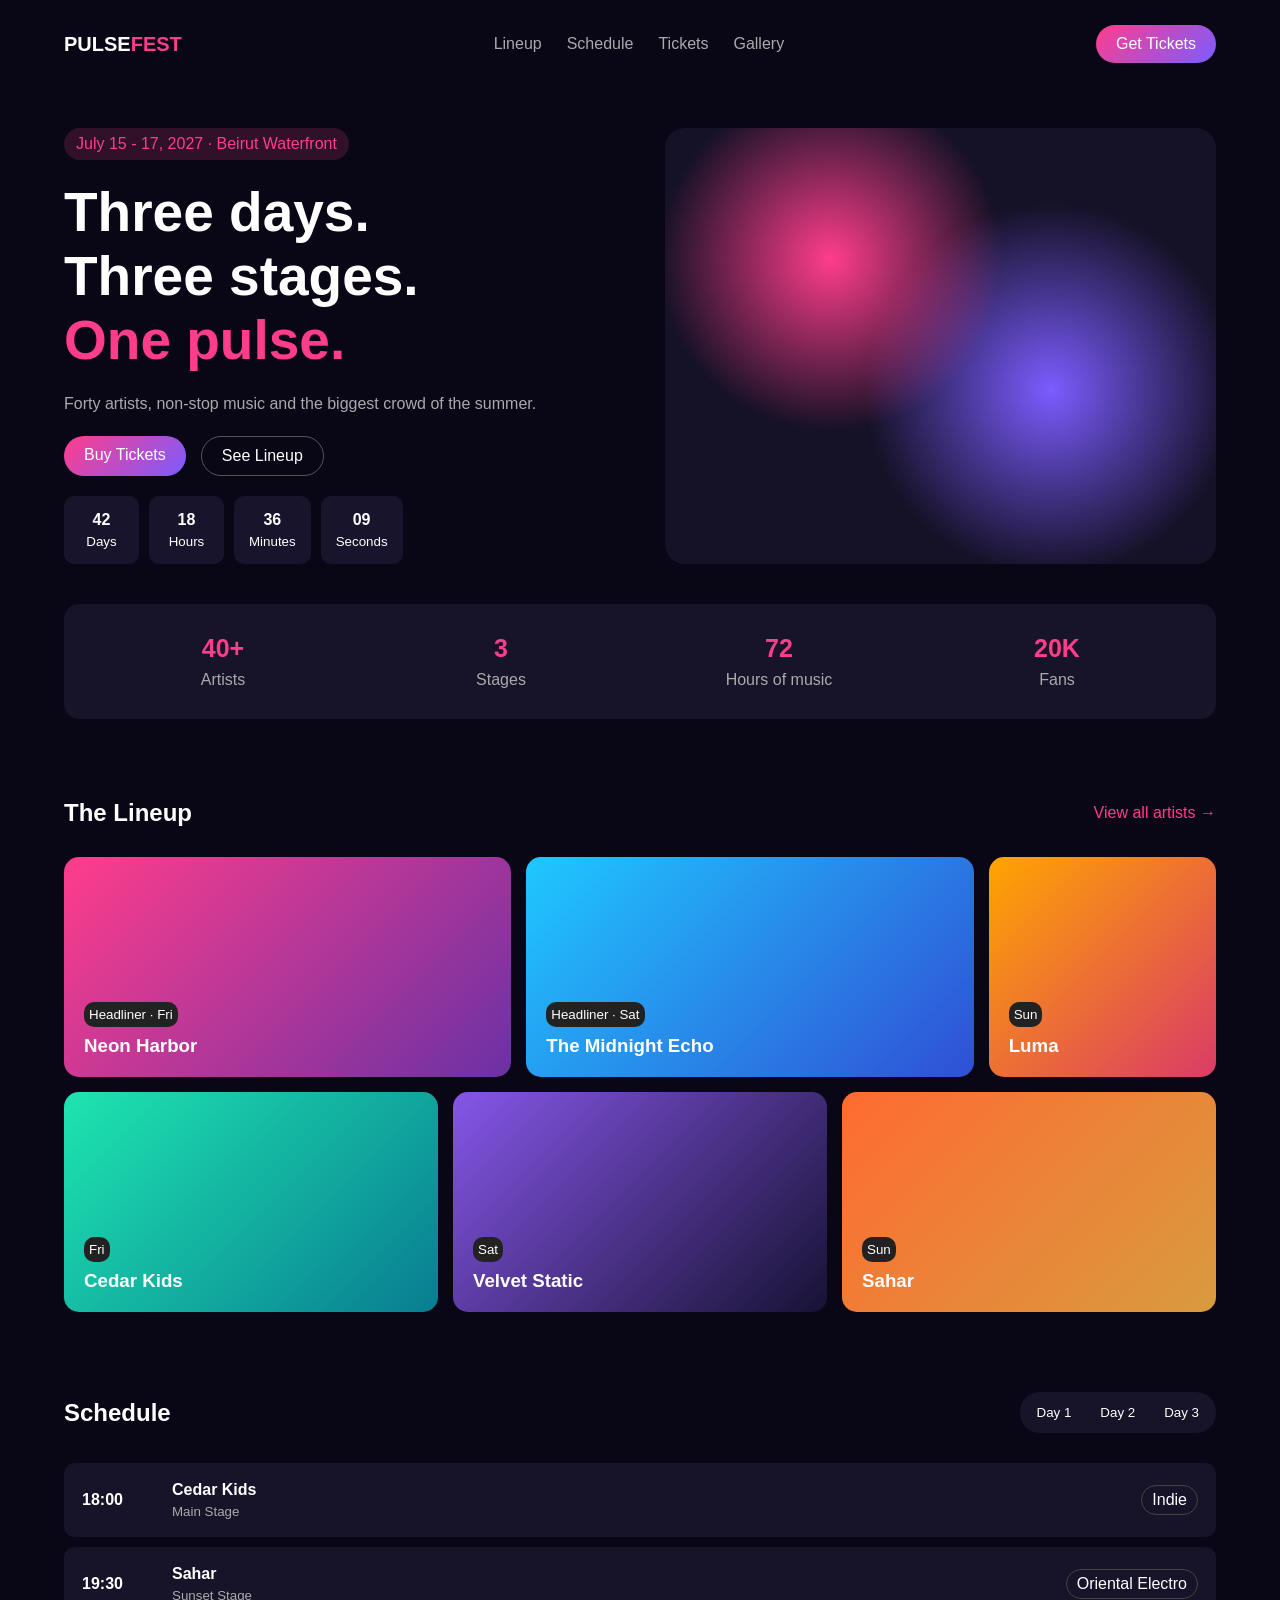
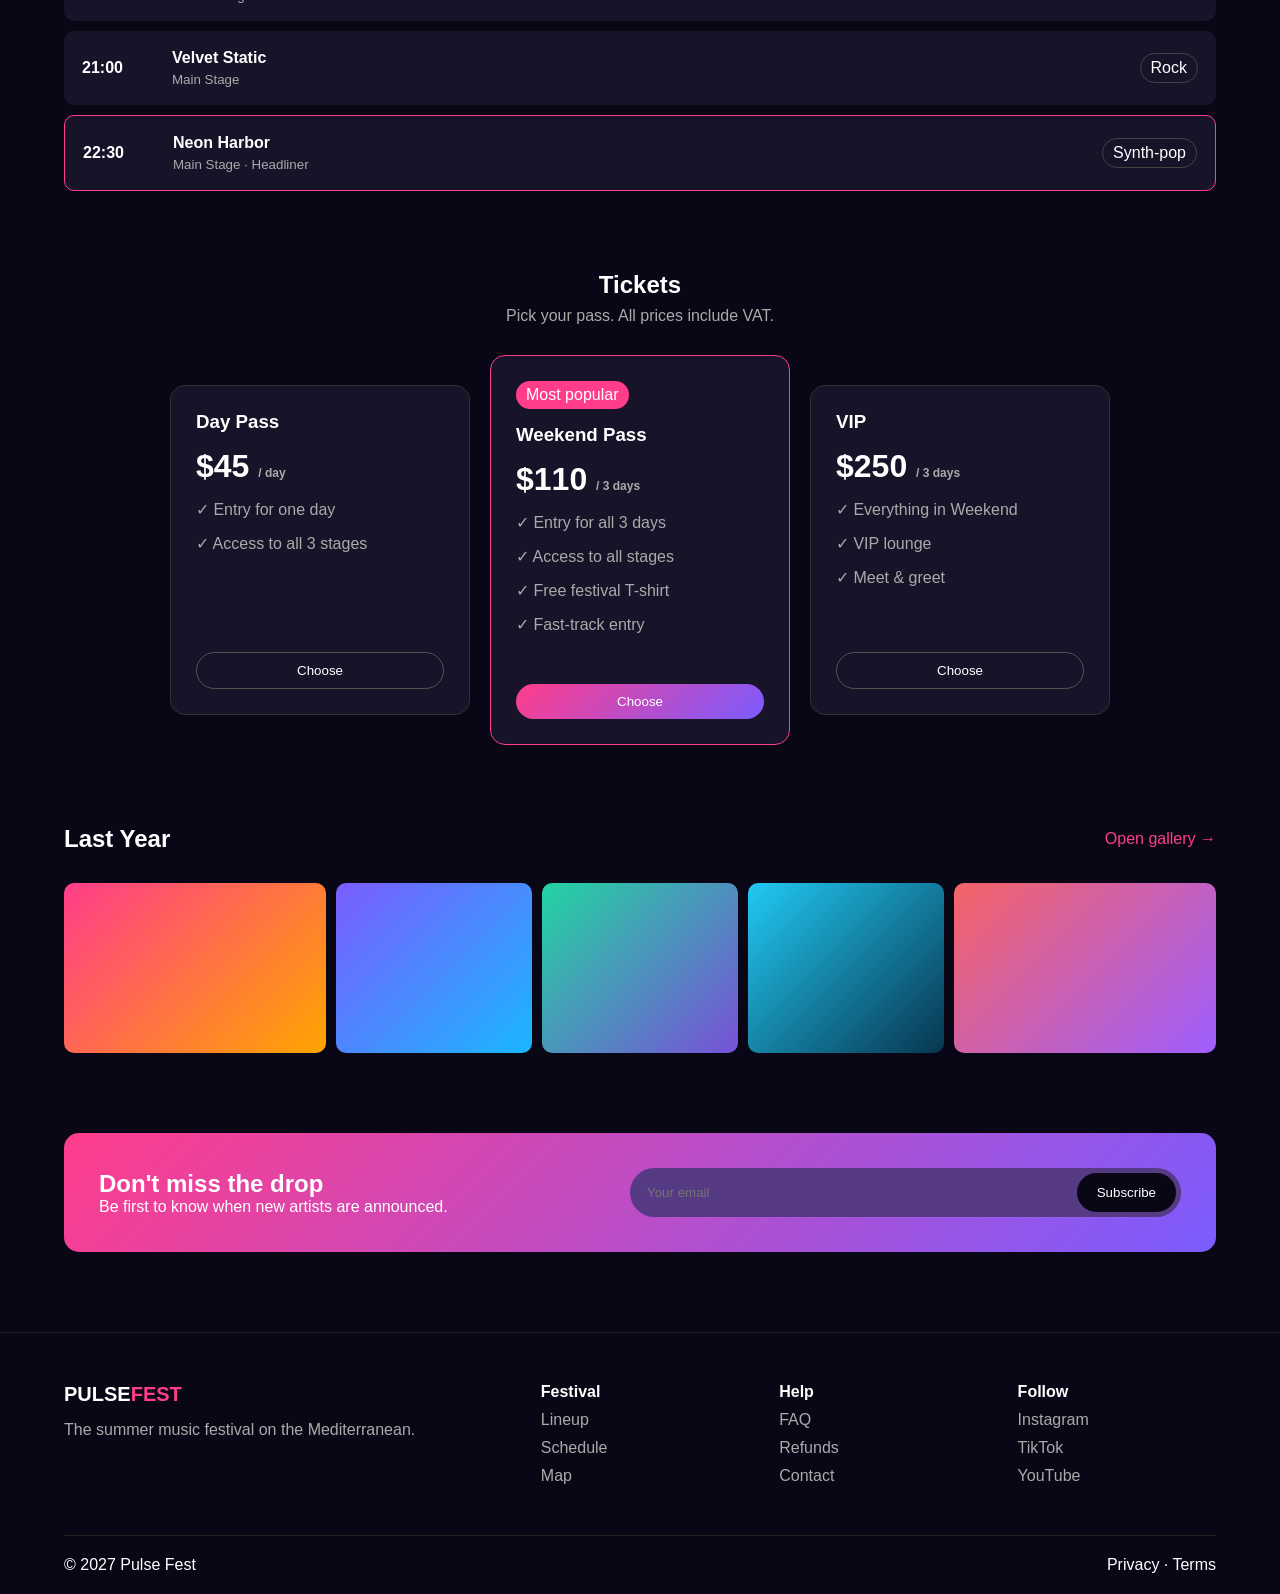
<file: index.html>
<!DOCTYPE html>
<html lang="en">

<head>
    <meta charset="UTF-8">
    <meta name="viewport" content="width=device-width, initial-scale=1.0">
    <title>Pulse Fest</title>
    <link rel="stylesheet" href="style.css">
</head>

<body>

    <!-- NAVBAR -->

    <header class="nav">

        <h2 class="logo">
            PULSE<span>FEST</span>
        </h2>

        <nav class="links">
            <a href="#lineup">Lineup</a>
            <a href="#schedule">Schedule</a>
            <a href="#tickets">Tickets</a>
            <a href="#gallery">Gallery</a>
        </nav>

        <a class="btn" href="#tickets">
            Get Tickets
        </a>

    </header>



    <main>

        <!-- HERO -->

        <section class="hero">

            <div class="heroText">

                <p class="date">
                    July 15 - 17, 2027 · Beirut Waterfront
                </p>

                <h1>
                    Three days.<br>
                    Three stages.<br>
                    <span>One pulse.</span>
                </h1>

                <p class="text">
                    Forty artists, non-stop music and the biggest
                    crowd of the summer.
                </p>


                <div class="buttons">

                    <a class="btn" href="#tickets">
                        Buy Tickets
                    </a>

                    <a class="btn2" href="#lineup">
                        See Lineup
                    </a>

                </div>


                <div class="count">

                    <div class="box">
                        <b>42</b>
                        <small>Days</small>
                    </div>

                    <div class="box">
                        <b>18</b>
                        <small>Hours</small>
                    </div>

                    <div class="box">
                        <b>36</b>
                        <small>Minutes</small>
                    </div>

                    <div class="box">
                        <b>09</b>
                        <small>Seconds</small>
                    </div>

                </div>

            </div>


            <div class="heroImg"></div>

        </section>



        <!-- STATS -->

        <section class="stats">

            <div class="stat">
                <b>40+</b>
                <span>Artists</span>
            </div>

            <div class="stat">
                <b>3</b>
                <span>Stages</span>
            </div>

            <div class="stat">
                <b>72</b>
                <span>Hours of music</span>
            </div>

            <div class="stat">
                <b>20K</b>
                <span>Fans</span>
            </div>

        </section>



        <!-- LINEUP -->

        <section class="section" id="lineup">

            <div class="title">

                <h2>The Lineup</h2>

                <a href="#">
                    View all artists →
                </a>

            </div>


            <div class="artists">

                <div class="artist big a1">
                    <small>Headliner · Fri</small>
                    <h3>Neon Harbor</h3>
                </div>

                <div class="artist big a2">
                    <small>Headliner · Sat</small>
                    <h3>The Midnight Echo</h3>
                </div>

                <div class="artist a3">
                    <small>Sun</small>
                    <h3>Luma</h3>
                </div>

                <div class="artist a4">
                    <small>Fri</small>
                    <h3>Cedar Kids</h3>
                </div>

                <div class="artist a5">
                    <small>Sat</small>
                    <h3>Velvet Static</h3>
                </div>

                <div class="artist a6">
                    <small>Sun</small>
                    <h3>Sahar</h3>
                </div>

            </div>

        </section>



        <!-- SCHEDULE -->

        <section class="section" id="schedule">

            <div class="title">

                <h2>Schedule</h2>

                <div class="days">
                    <button>Day 1</button>
                    <button>Day 2</button>
                    <button>Day 3</button>
                </div>

            </div>


            <div class="schedule">

                <div class="row">

                    <b class="time">18:00</b>

                    <div class="info">
                        <b>Cedar Kids</b>
                        <small>Main Stage</small>
                    </div>

                    <span class="type">Indie</span>

                </div>


                <div class="row">

                    <b class="time">19:30</b>

                    <div class="info">
                        <b>Sahar</b>
                        <small>Sunset Stage</small>
                    </div>

                    <span class="type">
                        Oriental Electro
                    </span>

                </div>


                <div class="row">

                    <b class="time">21:00</b>

                    <div class="info">
                        <b>Velvet Static</b>
                        <small>Main Stage</small>
                    </div>

                    <span class="type">Rock</span>

                </div>


                <div class="row special">

                    <b class="time">22:30</b>

                    <div class="info">
                        <b>Neon Harbor</b>
                        <small>Main Stage · Headliner</small>
                    </div>

                    <span class="type">
                        Synth-pop
                    </span>

                </div>

            </div>

        </section>



        <!-- TICKETS -->

        <section class="section" id="tickets">

            <div class="center">

                <h2>Tickets</h2>

                <p>
                    Pick your pass. All prices include VAT.
                </p>

            </div>


            <div class="tickets">


                <div class="ticket">

                    <h3>Day Pass</h3>

                    <h2>
                        $45
                        <small>/ day</small>
                    </h2>

                    <p>✓ Entry for one day</p>

                    <p>✓ Access to all 3 stages</p>

                    <button>Choose</button>

                </div>



                <div class="ticket best">

                    <span class="popular">
                        Most popular
                    </span>

                    <h3>Weekend Pass</h3>

                    <h2>
                        $110
                        <small>/ 3 days</small>
                    </h2>

                    <p>✓ Entry for all 3 days</p>

                    <p>✓ Access to all stages</p>

                    <p>✓ Free festival T-shirt</p>

                    <p>✓ Fast-track entry</p>

                    <button>Choose</button>

                </div>



                <div class="ticket">

                    <h3>VIP</h3>

                    <h2>
                        $250
                        <small>/ 3 days</small>
                    </h2>

                    <p>✓ Everything in Weekend</p>

                    <p>✓ VIP lounge</p>

                    <p>✓ Meet & greet</p>

                    <button>Choose</button>

                </div>

            </div>

        </section>



        <!-- GALLERY -->

        <section class="section" id="gallery">

            <div class="title">

                <h2>Last Year</h2>

                <a href="#">
                    Open gallery →
                </a>

            </div>


            <div class="gallery">

                <div class="pic wide p1"></div>

                <div class="pic p2"></div>

                <div class="pic p3"></div>

                <div class="pic p4"></div>

                <div class="pic wide p5"></div>

            </div>

        </section>



        <!-- NEWSLETTER -->

        <section class="news">

            <div>

                <h2>
                    Don't miss the drop
                </h2>

                <p>
                    Be first to know when new artists are announced.
                </p>

            </div>


            <form class="emailBox">

                <input
                    type="email"
                    placeholder="Your email"
                >

                <button>
                    Subscribe
                </button>

            </form>

        </section>


    </main>



    <!-- FOOTER -->

    <footer>

        <div class="footer">

            <div class="about">

                <h2 class="logo">
                    PULSE<span>FEST</span>
                </h2>

                <p>
                    The summer music festival
                    on the Mediterranean.
                </p>

            </div>


            <div class="footLinks">

                <h4>Festival</h4>

                <a href="#">Lineup</a>
                <a href="#">Schedule</a>
                <a href="#">Map</a>

            </div>


            <div class="footLinks">

                <h4>Help</h4>

                <a href="#">FAQ</a>
                <a href="#">Refunds</a>
                <a href="#">Contact</a>

            </div>


            <div class="footLinks">

                <h4>Follow</h4>

                <a href="#">Instagram</a>
                <a href="#">TikTok</a>
                <a href="#">YouTube</a>

            </div>

        </div>


        <div class="bottom">

            <p>&copy; 2027 Pulse Fest</p>

            <p>Privacy · Terms</p>

        </div>

    </footer>


</body>

</html>
</file>
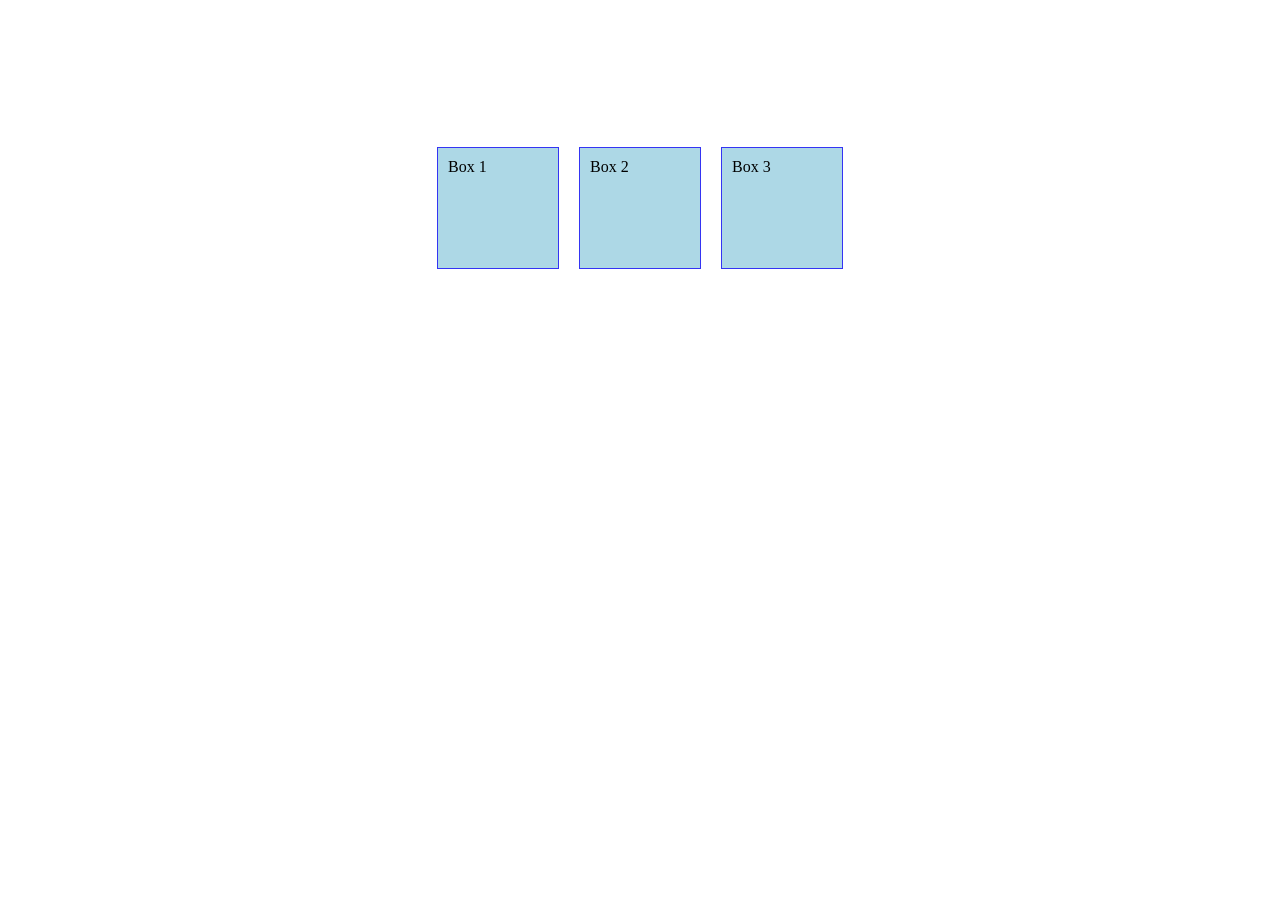
<file: CSS-Exercise1&2/index.html>
<!DOCTYPE html>
<html lang="en">
<head>
    <meta charset="UTF-8">
    <meta name="viewport" content="width=device-width, initial-scale=1.0">
    <title>CSS Exercise</title>
    <link rel="stylesheet" href="style.css">
</head>
<body>
    <div class="container">
        <div class="box">Box 1</div>
        <div class="box">Box 2</div>
        <div class="box">Box 3</div>
    </div>
</body>
</html>
</file>
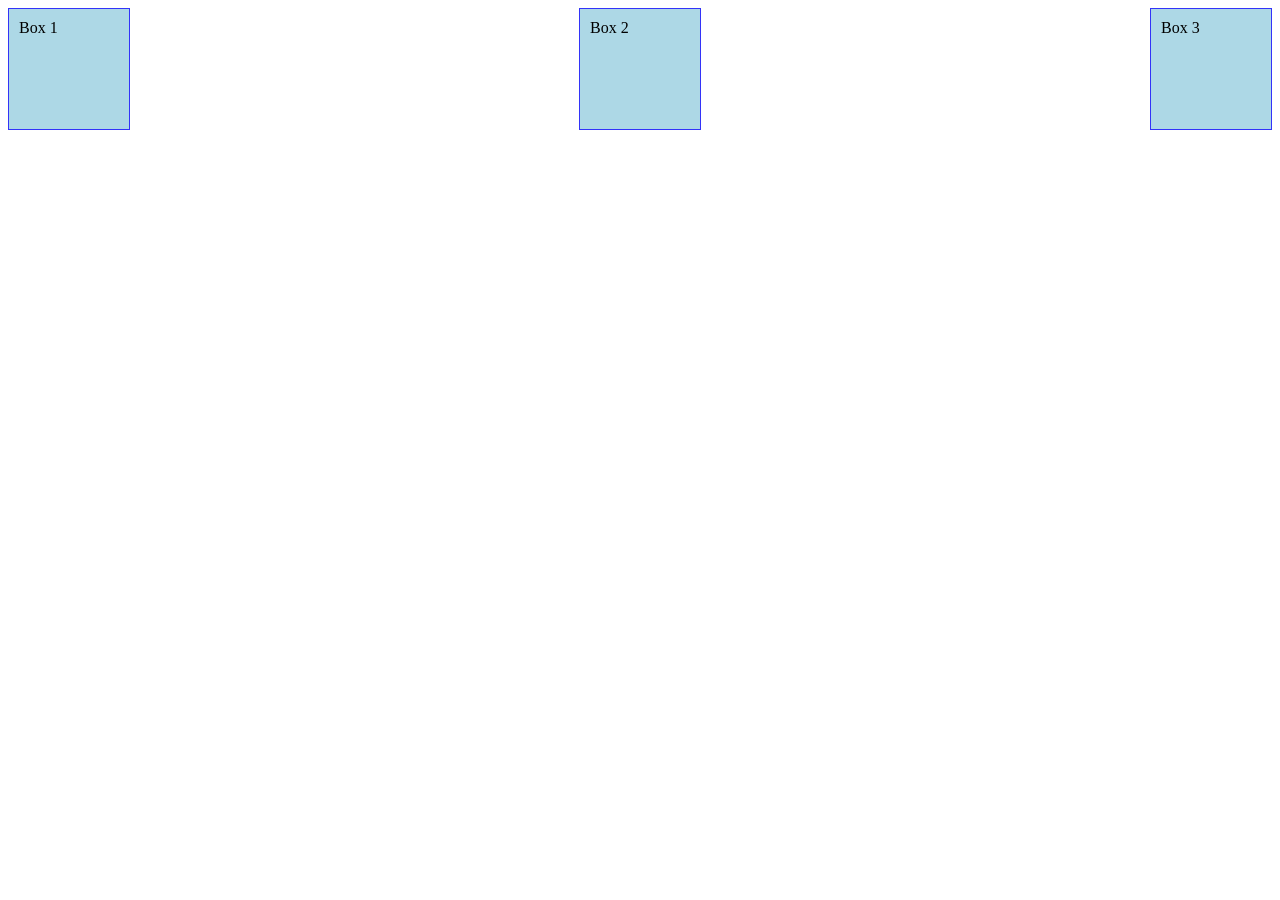
<file: CSS-Exercise3/index.html>
<!DOCTYPE html>
<html lang="en">
<head>
    <meta charset="UTF-8">
    <meta name="viewport" content="width=device-width, initial-scale=1.0">
    <title>CSS Exercise</title>
    <link rel="stylesheet" href="style.css">
</head>
<body>
    <div class="container">
        <div class="box">Box 1</div>
         <div class="box">Box 2</div>
          <div class="box">Box 3</div>
    </div>
</body>
</html>
</file>
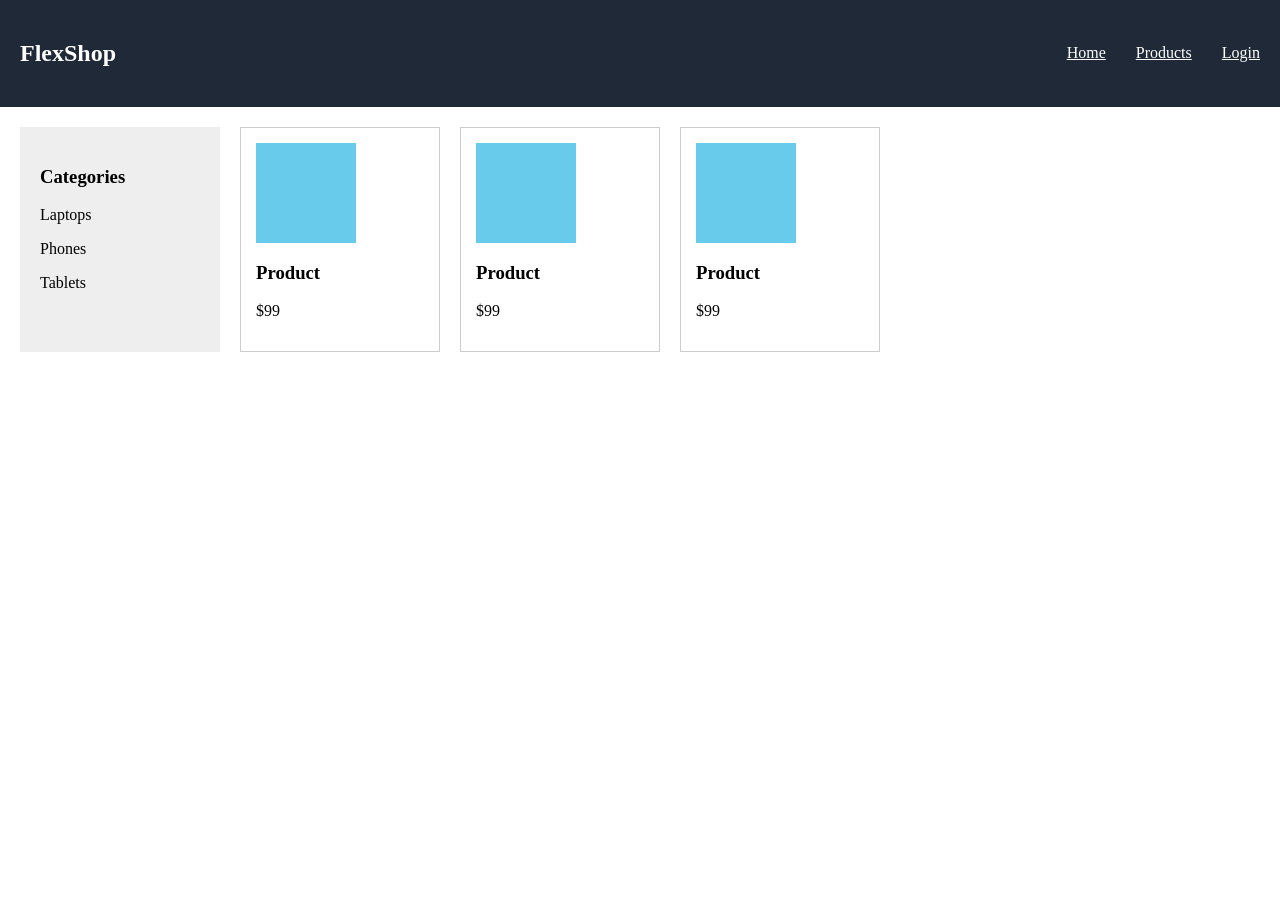
<file: Flexbox-Product-Page/index.html>
<!DOCTYPE html>
<html lang="en">
<head>
    <meta charset="UTF-8">
    <meta name="viewport" content="width=device-width, initial-scale=1.0">
    <title>Flexbox Product Page</title>
    <link rel="stylesheet" href="style.css">
</head>
<body>
    <nav class="navbar">
        <h2>FlexShop</h2>
        <div class="links">
            <a href="#">Home</a>
            <a href="#">Products</a>
            <a href="#">Login</a>
        </div>
    </nav>
    <main class="container">
        <aside class="sidebar">
            <h3>Categories</h3>
            <p>Laptops</p>
            <p>Phones</p>
            <p>Tablets</p>
        </aside>

        <section class="products">
            <div class="card">
                <div class="img"></div>
                <h3>Product</h3>
                <p>$99</p>
            </div>
            <div class="card">
                <div class="img"></div>
                <h3>Product</h3>
                <p>$99</p>
            </div>
            <div class="card">
                <div class="img"></div>
                <h3>Product</h3>
                <p>$99</p>
            </div>
        </section>
    </main>
</body>
</html>
</file>
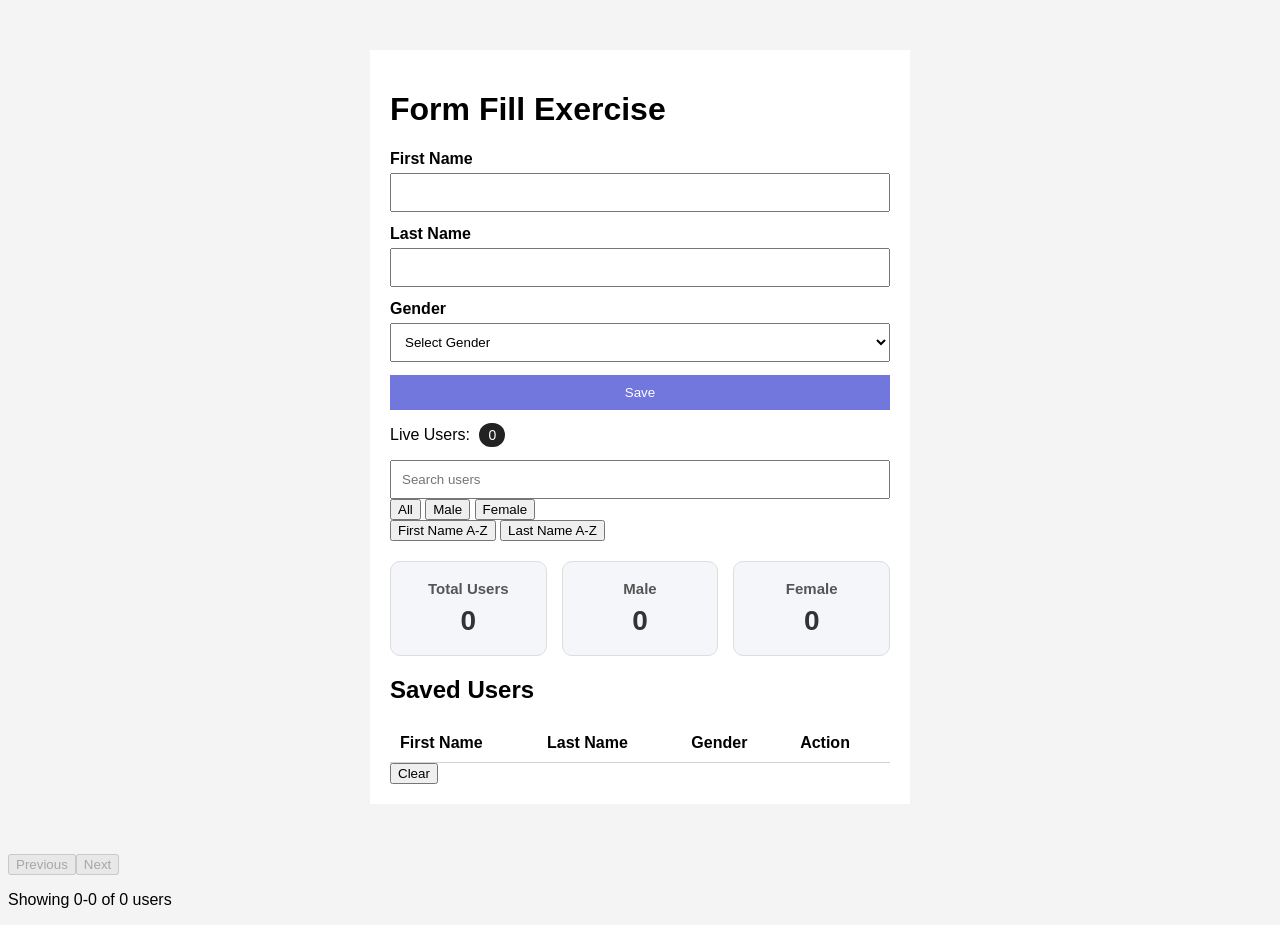
<file: Form-Fill-Exercise/index.html>
<!DOCTYPE html>
<html lang="en">
<head>
  <meta charset="UTF-8">
  <meta name="viewport" content="width=device-width, initial-scale=1.0">
  <title>Form Fill Exercise</title>

  <link rel="stylesheet" href="style.css">
</head>

<body>

  <div class="container">

    <h1>Form Fill Exercise</h1>

    <label>First Name</label>
<input type="text" id="firstName">
<p id="firstNameError" class="error"></p>

<label>Last Name</label>
<input type="text" id="lastName">
<p id="lastNameError" class="error"></p>

<label>Gender</label>
<select id="gender">
  <option value="">Select Gender</option>
  <option value="Male">Male</option>
  <option value="Female">Female</option>
</select>
<p id="genderError" class="error"></p>

    <button id="saveBtn" disabled>
      Save
    </button>
    <p>Live Users: <span id="userCount">0</span></p>
    <p id="duplicateMsg"></p>
    <input type="text" id="searchInput" placeholder="Search users">
    <div>
        <button class="filterGender" data-gender="All">All</button>
        <button class="filterGender" data-gender="Male">Male</button>
        <button class="filterGender" data-gender="Female">Female</button>
    </div>
    <div>
        <button id="fnSort">First Name A-Z</button>
        <button id="lnSort">Last Name A-Z</button>
        
    </div>
    <div class="stats-container">

  <div class="stat-card">
    <h3>Total Users</h3>
    <p id="totalUsers">0</p>
  </div>

  <div class="stat-card">
    <h3>Male</h3>
    <p id="maleUsers">0</p>
  </div>

  <div class="stat-card">
    <h3>Female</h3>
    <p id="femaleUsers">0</p>
  </div>

</div>

    


    <h2>Saved Users</h2>

    <table>
      <thead>
        <tr>
          <th>First Name</th>
          <th>Last Name</th>
          <th>Gender</th>
          <th>Action</th>
        </tr>
      </thead>

      <tbody id="userTable">

      </tbody>
    </table>
    
    <button id="clearBtn">Clear</button>
    

  </div>
  <div id="pag"></div>
  <p id="pageNb"></p>

  <script src="Form.js"></script>

</body>
</html>
</file>
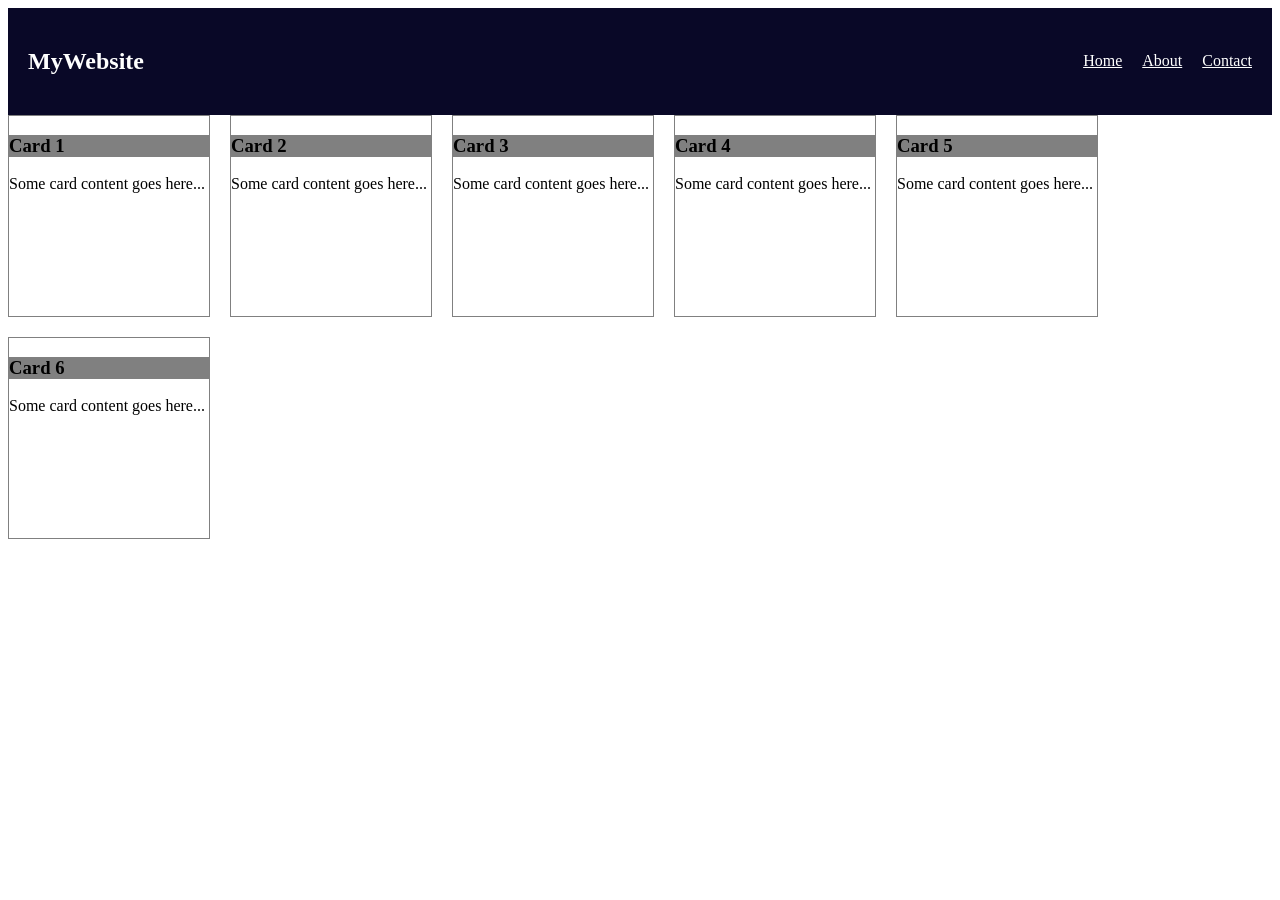
<file: Navbar-Page/index.html>
<!DOCTYPE html>
<html lang="en">
<head>
    <meta charset="UTF-8">
    <meta name="viewport" content="width=device-width, initial-scale=1.0">
    <title>Flexbox Product Page</title>
    <link rel="stylesheet" href="style.css">
</head>
<body>
    <nav class="navbar">
        <h2>MyWebsite</h2>
        <div class="links">
            <a href="#">Home</a>
            <a href="#">About</a>
            <a href="#">Contact</a>
        </nav>

        <div class="cards">
            <div class="card">
                <h3>Card 1</h3>
                <p>Some card content goes here...</p>
            </div>
            <div class="card">
                <h3>Card 2</h3>
                <p>Some card content goes here...</p>
            </div>
            <div class="card">
                <h3>Card 3</h3>
                <p>Some card content goes here...</p>
            </div>
            <div class="card">
                <h3>Card 4</h3>
                <p>Some card content goes here...</p>
            </div>
            <div class="card">
                <h3>Card 5</h3>
                <p>Some card content goes here...</p>
            </div>
            <div class="card">
                <h3>Card 6</h3>
                <p>Some card content goes here...</p>
            </div>
        </div>
    </div>
</body>
</html>
</file>
<file: style.css>
* {
    box-sizing: border-box;
    margin: 0;
    padding: 0;
}


body {
    background: #090716;
    color: white;
    font-family: Arial;

    display: flex;
    flex-direction: column;

    min-height: 100vh;
}


main {
    flex: 1;
}


a {
    color: white;
    text-decoration: none;
}


button {
    cursor: pointer;
}



/* NAV */

.nav {
    width: 90%;
    max-width: 1200px;

    margin: auto;
    padding: 25px 0;

    display: flex;

    justify-content: space-between;
    align-items: center;

    gap: 30px;
}


.logo {
    font-size: 20px;
}


.logo span {
    color: #ff3d8b;
}


.links {
    display: flex;
    gap: 25px;
}


.links a {
    color: #aaa;
}


.btn {
    background: linear-gradient(
        135deg,
        #ff3d8b,
        #7b5cff
    );

    padding: 10px 20px;

    border-radius: 25px;
}



/* HERO */

.hero {
    width: 90%;
    max-width: 1200px;

    margin: 40px auto;

    display: flex;

    gap: 50px;
}


.heroText {
    flex: 1;

    display: flex;

    flex-direction: column;

    align-items: flex-start;

    gap: 20px;
}


.date {
    background: #311129;

    color: #ff3d8b;

    padding: 7px 12px;

    border-radius: 20px;
}


.hero h1 {
    font-size: 55px;
}


.hero h1 span {
    color: #ff3d8b;
}


.text {
    color: #aaa;

    line-height: 1.5;
}


.buttons {
    display: flex;

    gap: 15px;
}


.btn2 {
    border: 1px solid #555;

    padding: 10px 20px;

    border-radius: 25px;
}


.count {
    display: flex;

    gap: 10px;

    flex-wrap: wrap;
}


.box {
    background: #18142b;

    padding: 15px;

    min-width: 75px;

    border-radius: 10px;

    display: flex;

    flex-direction: column;

    align-items: center;

    gap: 5px;
}


.heroImg {
    flex: 1;

    min-height: 400px;

    align-self: stretch;

    border-radius: 20px;

    background:
        radial-gradient(
            circle at 30% 30%,
            #ff3d8b,
            transparent 35%
        ),
        radial-gradient(
            circle at 70% 60%,
            #7b5cff,
            transparent 40%
        ),
        #151126;
}



/* STATS */

.stats {
    width: 90%;
    max-width: 1200px;

    margin: 40px auto;

    padding: 30px;

    background: #171329;

    border-radius: 15px;

    display: flex;

    flex-wrap: wrap;

    gap: 20px;
}


.stat {
    flex: 1 1 110px;

    display: flex;

    flex-direction: column;

    align-items: center;

    gap: 8px;
}


.stat b {
    color: #ff3d8b;

    font-size: 25px;
}


.stat span {
    color: #aaa;
}



/* SECTIONS */

.section {
    width: 90%;
    max-width: 1200px;

    margin: 80px auto;
}


.title {
    display: flex;

    justify-content: space-between;
    align-items: center;

    margin-bottom: 30px;

    gap: 20px;
}


.title a {
    color: #ff3d8b;
}



/* ARTISTS */

.artists {
    display: flex;

    flex-wrap: wrap;

    gap: 15px;
}


.artist {
    flex: 1 1 200px;

    min-height: 220px;

    padding: 20px;

    border-radius: 15px;

    display: flex;

    flex-direction: column;

    justify-content: flex-end;

    align-items: flex-start;

    gap: 8px;
}


.artist.big {
    flex: 1 1 420px;
}


.artist small {
    background: #222;

    padding: 5px;

    border-radius: 10px;
}


.a1 {
    background: linear-gradient(
        135deg,
        #ff3d8b,
        #6b31a4
    );
}


.a2 {
    background: linear-gradient(
        135deg,
        #1fc8ff,
        #304fd5
    );
}


.a3 {
    background: linear-gradient(
        135deg,
        orange,
        #da3b67
    );
}


.a4 {
    background: linear-gradient(
        135deg,
        #1ee5b0,
        #087d91
    );
}


.a5 {
    background: linear-gradient(
        135deg,
        #8656e8,
        #171234
    );
}


.a6 {
    background: linear-gradient(
        135deg,
        #ff6b32,
        #d89b3e
    );
}



/* SCHEDULE */

.days {
    display: flex;

    gap: 5px;

    background: #171329;

    padding: 5px;

    border-radius: 20px;
}


.days button {
    background: transparent;

    color: white;

    border: none;

    padding: 8px 12px;
}


.schedule {
    display: flex;

    flex-direction: column;

    gap: 10px;
}


.row {
    background: #171329;

    padding: 18px;

    border-radius: 10px;

    display: flex;

    align-items: center;

    gap: 20px;
}


.time {
    flex: 0 0 70px;
}


.info {
    flex: 1;

    display: flex;

    flex-direction: column;

    gap: 5px;
}


.info small {
    color: #aaa;
}


.type {
    border: 1px solid #444;

    padding: 5px 10px;

    border-radius: 20px;
}


.special {
    border: 1px solid #ff3d8b;
}



/* TICKETS */

.center {
    text-align: center;

    margin-bottom: 30px;
}


.center p {
    color: #aaa;

    margin-top: 8px;
}


.tickets {
    display: flex;

    flex-wrap: wrap;

    justify-content: center;

    align-items: center;

    gap: 20px;
}


.ticket {
    flex: 0 1 300px;

    min-height: 330px;

    background: #171329;

    padding: 25px;

    border: 1px solid #333;

    border-radius: 15px;

    display: flex;

    flex-direction: column;

    gap: 15px;
}


.ticket h2 {
    font-size: 32px;
}


.ticket h2 small {
    font-size: 12px;

    color: #aaa;
}


.ticket p {
    color: #aaa;
}


.ticket button {
    margin-top: auto;

    padding: 10px;

    border-radius: 20px;

    background: transparent;

    border: 1px solid #555;

    color: white;
}


.best {
    min-height: 390px;

    border: 1px solid #ff3d8b;
}


.best button {
    background: linear-gradient(
        135deg,
        #ff3d8b,
        #7b5cff
    );

    border: none;
}


.popular {
    align-self: flex-start;

    background: #ff3d8b;

    padding: 5px 10px;

    border-radius: 15px;
}



/* GALLERY */

.gallery {
    display: flex;

    flex-wrap: wrap;

    gap: 10px;
}


.pic {
    flex-grow: 1;

    flex-basis: 130px;

    height: 170px;

    border-radius: 10px;
}


.wide {
    flex-grow: 2;
}


.p1 {
    background: linear-gradient(
        135deg,
        #ff3d8b,
        orange
    );
}


.p2 {
    background: linear-gradient(
        135deg,
        #7b5cff,
        #1ab7ff
    );
}


.p3 {
    background: linear-gradient(
        135deg,
        #22d4a1,
        #7751d7
    );
}


.p4 {
    background: linear-gradient(
        135deg,
        #21c9f3,
        #083650
    );
}


.p5 {
    background: linear-gradient(
        135deg,
        #f56366,
        #9e5eff
    );
}



/* NEWSLETTER */

.news {
    width: 90%;
    max-width: 1200px;

    margin: 80px auto;

    padding: 35px;

    border-radius: 15px;

    background: linear-gradient(
        135deg,
        #ff3d8b,
        #7b5cff
    );

    display: flex;

    justify-content: space-between;
    align-items: center;

    flex-wrap: wrap;

    gap: 30px;
}


.news > div {
    flex: 1 1 300px;
}


.emailBox {
    flex: 1 1 350px;

    background: #563a83;

    padding: 5px;

    border-radius: 25px;

    display: flex;
}


.emailBox input {
    flex: 1;

    min-width: 0;

    border: none;

    background: transparent;

    color: white;

    padding: 12px;

    outline: none;
}


.emailBox button {
    background: #090716;

    color: white;

    border: none;

    border-radius: 20px;

    padding: 10px 20px;
}



/* FOOTER */

footer {
    border-top: 1px solid #222;
}


.footer {
    width: 90%;
    max-width: 1200px;

    margin: auto;

    padding: 50px 0;

    display: flex;

    flex-wrap: wrap;

    gap: 40px;
}


.about {
    flex: 2 1 300px;
}


.about p {
    color: #aaa;

    margin-top: 15px;
}


.footLinks {
    flex: 1 1 130px;

    display: flex;

    flex-direction: column;

    gap: 10px;
}


.footLinks a {
    color: #aaa;
}


.bottom {
    width: 90%;
    max-width: 1200px;

    margin: auto;

    padding: 20px 0;

    border-top: 1px solid #222;

    display: flex;

    justify-content: space-between;

    gap: 20px;
}



/* TABLET */

@media (max-width: 900px) {

    .hero {
        flex-direction: column;
    }


    .heroImg {
        order: -1;
    }

}



/* PHONE */

@media (max-width: 640px) {

    .nav {
        flex-direction: column;

        align-items: center;
    }


    .links {
        flex-wrap: wrap;

        justify-content: center;
    }


    .hero h1 {
        font-size: 40px;
    }


    .row {
        flex-wrap: wrap;
    }


    .best {
        order: -1;
    }


    .bottom {
        flex-wrap: wrap;
    }

}
</file>
<file: CSS-Exercise1&2/style.css>
.container {
    display: flex;
    gap: 20px;
    height: 400px;

    justify-content: center;
    align-items: center;
    
}
.box {
    width: 100px;
    height: 100px;
    background-color: lightblue;
    border: 1px solid rgb(52, 52, 243);
    padding: 10px;

}
</file>
<file: CSS-Exercise3/style.css>
.container {
    display: flex;
    justify-content: space-between;
}
.box {
    width: 100px;
    height: 100px;
    background-color: lightblue;
    border: 1px solid rgb(51, 51, 248);
    padding: 10px;
}
</file>
<file: Flexbox-Product-Page/style.css>
*{
    box-sizing: border-box;
}
body{
 margin: 0;
}
.navbar{
    display: flex;
    justify-content: space-between;
    align-items: center;
    background-color: #1f2937;
    padding: 20px;
}
.navbar h2{
    color: white;
}
.links{
    display: flex;
    gap: 30px;
}
.links a{
    color: white;
}
.container{
    display: flex;
    gap: 20px;
    padding: 20px;
}
.sidebar{
    width: 200px;
    background-color: #eeeeee;
    padding: 20px;
}
.products{
    display: flex;
    flex-wrap: wrap;
    gap: 20px;
}
.card{
    width: 200px;
    border: 1px solid #cccccc;
    padding: 15px;
}
.img{
    width: 100px;
    height: 100px;
    background-color: rgb(104, 203, 236);
}
</file>
<file: Form-Fill-Exercise/style.css>
body {
  font-family: Arial;
  background-color: #f4f4f4;
}

.container {
  width: 500px;
  margin: 50px auto;
  background: white;
  padding: 20px;
}

.form-group {
  margin-bottom: 15px;
}

label {
  display: block;
  margin-bottom: 5px;
  font-weight: bold;
}

input,
select {
  width: 100%;
  padding: 10px;
  box-sizing: border-box;
}

#saveBtn {
  width: 100%;
  padding: 10px;
  background-color: rgb(0, 52, 165);
  color: white;
  border: none;
}

#saveBtn:disabled {
  background-color: rgb(113, 119, 220);
}

table {
  width: 100%;
  margin-top: 20px;
  border-collapse: collapse;
}

th,
td {
  padding: 10px;
  border-bottom: 1px solid lightgray;
  text-align: left;
}

.delete-btn {
  background-color: rgb(119, 5, 5);
  color: white;
  border: none;
  padding: 6px 10px;
}
#clearAllBtn {
  background-color: red;
  color: white;
  border: none;
  padding: 10px 25px;
  cursor: pointer;
}
.user-count {
  display: inline-block;
  background-color: #f4f6f8;
  padding: 10px 18px;
  border-radius: 10px;
  font-size: 17px;
  font-weight: 600;
  color: #333;
  margin: 15px 0;
  box-shadow: 0 2px 8px rgba(0, 0, 0, 0.08);
}

#userCount {
  background-color: #222;
  color: white;
  padding: 4px 9px;
  border-radius: 20px;
  margin-left: 5px;
  font-size: 14px;
}
.error {
  color: red;
  font-size: 13px;
  margin-top: 5px;
}
.stats-container {
  display: flex;
  gap: 15px;
  margin: 20px 0;
}

.stat-card {
  flex: 1;
  background-color: #f5f6fa;
  border: 1px solid #ddd;
  border-radius: 10px;
  padding: 18px;
  text-align: center;
}

.stat-card h3 {
  margin: 0;
  font-size: 15px;
  color: #555;
}

.stat-card p {
  margin: 8px 0 0;
  font-size: 28px;
  font-weight: bold;
  color: #333;
}
</file>
<file: Navbar-Page/style.css>
.navbar{
    display: flex;
    justify-content: space-between;
    align-items: center;
    background-color: rgb(9, 8, 39);
    padding: 20px;
}
.navbar h2 {
    color: white;
}
.links{
    display: flex;
    gap: 20px;
}
.links a{
    color: white;

}
.cards {
    display: flex;
    flex-wrap: wrap;
    gap: 20px;
}
.card{
    width: 200px;
    height: 200px;
    background-color: white;
    border: 1px solid gray;

}
.card h3{
    background-color: gray;
}
</file>
